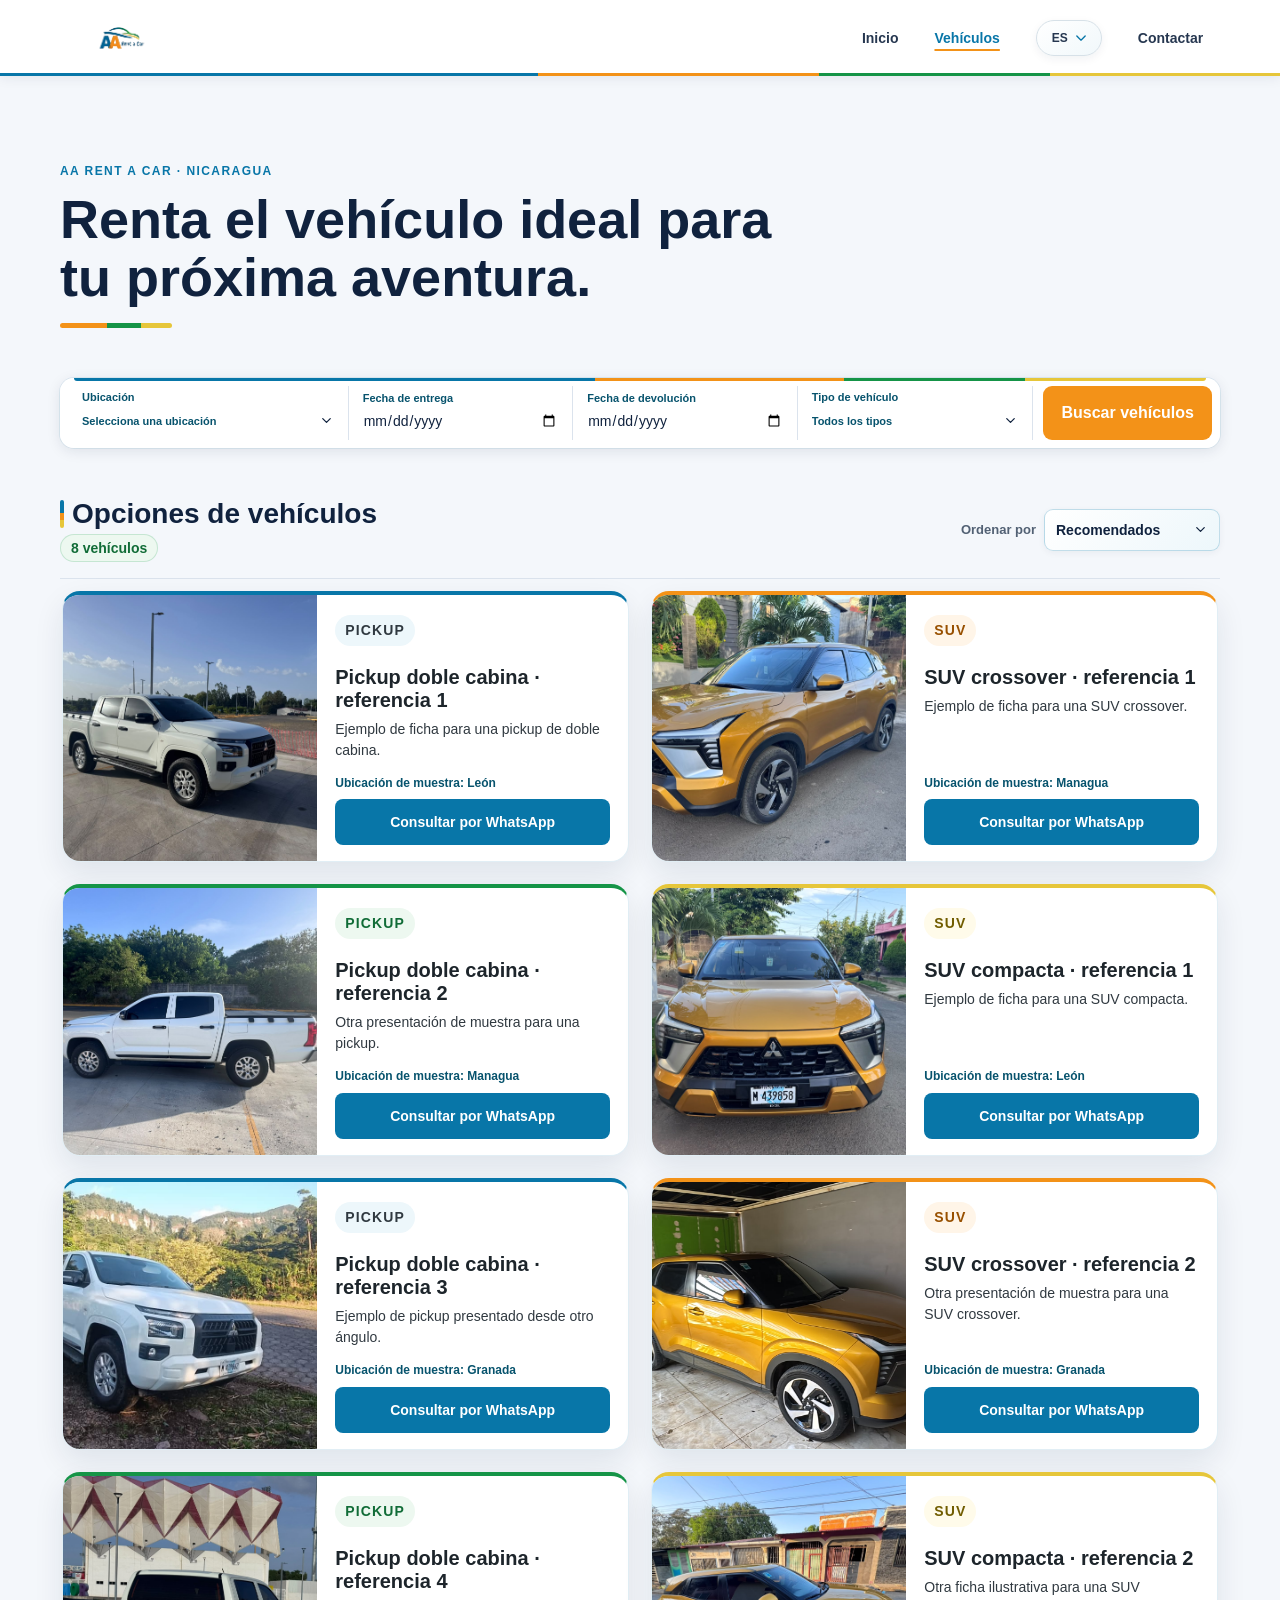
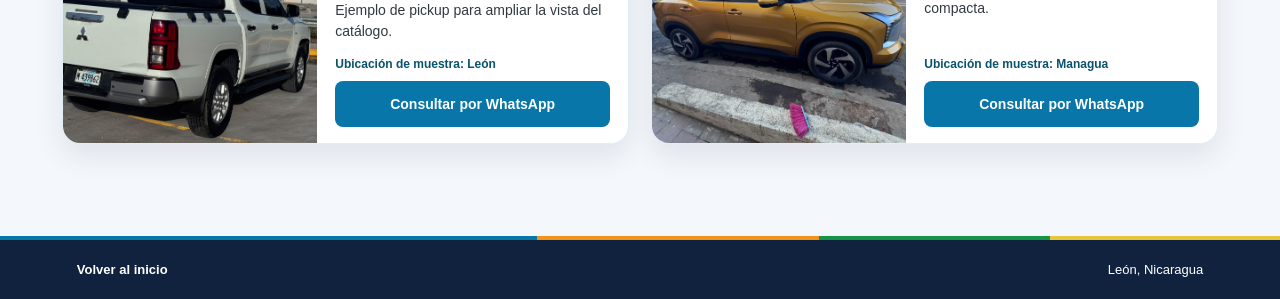
<file: interfaces/vehiculos.html>
<!DOCTYPE html>
<html lang="es">
<head>
  <meta charset="UTF-8">
  <meta name="viewport" content="width=device-width, initial-scale=1.0">
  <meta name="theme-color" content="#f4f7fb">
  <meta name="description" content="Explora la flota de AA Rent a Car y consulta disponibilidad por WhatsApp." data-i18n-content="vehicles_meta">
  <link rel="stylesheet" href="vehiculos.css">
  <script src="../i18n.js" defer></script>
  <script src="vehiculos.js" defer></script>
  <title data-i18n="vehicles_document_title">Vehículos | AA RENT A CAR</title>
</head>
<body>
  <header class="encabezado">
    <a class="marca" href="../index.html" aria-label="AA Rent a Car, inicio">
      <img src="../assets/WhatsApp_Image_2026-10-07_at_2.36.18_PM-removebg-preview.png" alt="AA Rent a Car">
    </a>
    <nav aria-label="Navegación principal" data-i18n-aria-label="nav_label">
      <a href="../index.html" data-i18n="nav_home">Inicio</a>
      <a href="vehiculos.html" aria-current="page" data-i18n="nav_vehicles">Vehículos</a>
      <div class="selector-idioma-contenedor">
        <span class="solo-lectores" id="etiqueta-idioma" data-i18n="language_label">Idioma</span>
        <select class="selector-idioma" aria-hidden="true" tabindex="-1" hidden>
          <option value="es">ES</option>
          <option value="en">EN</option>
          <option value="fr">FR</option>
        </select>
      </div>
      <a href="https://wa.me/50585338738" target="_blank" rel="noopener noreferrer" data-i18n="contact">Contáctanos</a>
    </nav>
  </header>

  <main class="contenido">
    <section class="presentacion" aria-labelledby="titulo-principal">
      <p class="etiqueta">AA RENT A CAR · <span data-i18n="nicaragua">NICARAGUA</span></p>
      <h1 id="titulo-principal" data-i18n="vehicles_heading">Renta el vehículo ideal para tu próxima aventura.</h1>
    </section>

    <section class="buscador-flota" aria-label="Filtros para buscar vehículos" data-i18n-aria-label="vehicle_filters">
      <form id="filtros-vehiculos">
        <fieldset class="filtros-grupo">
          <legend class="solo-lectores" data-i18n="search_filters">Filtros de búsqueda</legend>
          <div class="campo-filtro campo-filtro-ubicacion">
            <span id="ubicacion-etiqueta" data-i18n="location">Ubicación</span>
            <select id="ubicacion" name="ubicacion">
              <option value="" data-i18n="select_location">Selecciona una ubicación</option>
              <option value="León" data-i18n="leon">León</option>
              <option value="Managua" data-i18n="managua">Managua</option>
              <option value="Granada" data-i18n="granada">Granada</option>
            </select>
          </div>
          <label class="campo-filtro">
            <span data-i18n="pickup_date">Fecha de entrega</span>
            <input id="fecha-entrega" name="entrega" type="date">
          </label>
          <label class="campo-filtro">
            <span data-i18n="return_date">Fecha de devolución</span>
            <input id="fecha-devolucion" name="devolucion" type="date">
          </label>
          <div class="campo-filtro campo-filtro-tipo">
            <span id="tipo-vehiculo-etiqueta" data-i18n="vehicle_type">Tipo de vehículo</span>
            <select id="tipo-vehiculo" name="tipo">
              <option value="" data-i18n="all_types">Todos los tipos</option>
              <option value="pickup" data-i18n="pickup">Pickup</option>
              <option value="suv">SUV</option>
            </select>
          </div>
          <button class="boton-buscar" type="submit" data-i18n="search_vehicles">Buscar vehículos</button>
        </fieldset>
      </form>
    </section>

    <section class="catalogo" aria-labelledby="titulo-catalogo">
      <div class="catalogo-encabezado">
        <div>
          <h2 id="titulo-catalogo" data-i18n="catalog_options">Opciones de referencia</h2>
          <p id="cantidad-resultados" class="cantidad-resultados" aria-live="polite"></p>
        </div>
        <div class="orden-resultados">
          <span id="orden-etiqueta" data-i18n="sort_by">Ordenar por</span>
          <select id="orden-vehiculos" aria-labelledby="orden-etiqueta">
            <option value="recommended" data-i18n="recommended">Recomendados</option>
            <option value="type" data-i18n="vehicle_type">Tipo de vehículo</option>
          </select>
        </div>
      </div>
      <div id="lista-vehiculos" class="lista-vehiculos" aria-live="polite"></div>
      <p id="sin-resultados" class="sin-resultados" hidden data-i18n="no_results">No encontramos vehículos con esa búsqueda.</p>
    </section>
  </main>

  <footer class="pie">
    <a href="../index.html" data-i18n="back_home">Volver al inicio</a>
    <span data-i18n="leon_nicaragua">AA Rent a Car · León, Nicaragua</span>
  </footer>
</body>
</html>
</file>
<file: interfaces/vehiculos.css>
:root {
  --marca-azul: #0876a8;
  --marca-azul-oscuro: #07536d;
  --marca-naranja: #f39218;
  --marca-verde: #159447;
  --marca-amarillo: #e6c63a;
  --tinte-azul: #edf7fb;
  --tinte-naranja: #fff5e8;
  --tinte-verde: #edf8f0;
  --tinte-amarillo: #fffbea;
  color-scheme: light;
  font-family: Arial, sans-serif;
  color: #10223e;
  background: #f4f7fb;
}

* {
  box-sizing: border-box;
}

body {
  min-width: 0;
  margin: 0;
}

a {
  color: inherit;
}

.encabezado {
  position: sticky;
  z-index: 10;
  top: 0;
  display: flex;
  min-height: 76px;
  align-items: center;
  justify-content: space-between;
  gap: 24px;
  padding: 8px clamp(20px, 6vw, 80px);
  background: #fff;
  box-shadow: 0 2px 12px rgb(16 34 62 / 8%);
}

.encabezado::after {
  position: absolute;
  right: 0;
  bottom: 0;
  left: 0;
  height: 3px;
  background: linear-gradient(
    90deg,
    var(--marca-azul) 0 42%,
    var(--marca-naranja) 42% 64%,
    var(--marca-verde) 64% 82%,
    var(--marca-amarillo) 82%
  );
  content: "";
}

.marca {
  display: inline-flex;
  align-items: center;
}

.marca img {
  display: block;
  width: 92px;
  height: 60px;
  object-fit: contain;
}

.encabezado nav {
  display: flex;
  align-items: center;
  gap: clamp(16px, 3vw, 36px);
}

.selector-idioma-contenedor {
  position: relative;
  display: inline-flex;
  align-items: center;
}

.selector-idioma[hidden] {
  display: none;
}

.selector-idioma-boton {
  display: inline-flex;
  width: 66px;
  min-height: 36px;
  align-items: center;
  justify-content: center;
  gap: 8px;
  padding: 0 10px;
  border: 1px solid #d7e1e8;
  border-radius: 999px;
  background: linear-gradient(145deg, #fff, #f1f8fb);
  box-shadow: 0 3px 10px rgb(16 34 62 / 6%);
  color: #263750;
  cursor: pointer;
  font-family: inherit;
  font-size: 12px;
  font-weight: 800;
  transition: background 160ms ease, border-color 160ms ease, box-shadow 160ms ease, transform 160ms ease;
}

.selector-idioma-boton svg {
  width: 10px;
  height: 7px;
  fill: none;
  stroke: var(--marca-azul);
  stroke-linecap: round;
  stroke-linejoin: round;
  stroke-width: 1.6;
  transition: transform 160ms ease;
}

.selector-idioma-boton:hover,
.selector-idioma-boton:focus-visible,
.selector-idioma-contenedor.is-abierto .selector-idioma-boton {
  border-color: #a8ccdc;
  background: #eaf5fa;
  box-shadow: 0 5px 14px rgb(8 118 168 / 13%);
}

.selector-idioma-boton:hover {
  transform: translateY(-1px);
}

.selector-idioma-contenedor.is-abierto .selector-idioma-boton svg {
  transform: rotate(180deg);
}

.selector-idioma-boton:focus-visible {
  outline: 3px solid rgb(8 118 168 / 20%);
  outline-offset: 2px;
}

.selector-idioma-menu {
  position: absolute;
  z-index: 30;
  top: calc(100% + 9px);
  right: 0;
  width: 190px;
  padding: 7px;
  border: 1px solid #e1ebf0;
  border-radius: 16px;
  background: #fff;
  box-shadow: 0 14px 35px rgb(16 34 62 / 18%);
  transform-origin: top right;
  animation: abrir-menu-idioma 160ms ease-out both;
}

.selector-idioma-menu[hidden] {
  display: none;
}

.selector-idioma-opcion {
  display: grid;
  width: 100%;
  min-height: 44px;
  grid-template-columns: 36px minmax(0, 1fr) 16px;
  align-items: center;
  gap: 10px;
  padding: 5px 9px;
  border: 0;
  border-radius: 11px;
  background: transparent;
  color: #293b4d;
  cursor: pointer;
  font: inherit;
  text-align: left;
  transition: background 140ms ease, color 140ms ease;
}

.selector-idioma-opcion:hover,
.selector-idioma-opcion:focus-visible,
.selector-idioma-opcion.is-seleccionado {
  background: #edf7fb;
  color: var(--marca-azul-oscuro);
}

.selector-idioma-opcion:focus-visible {
  outline: 2px solid var(--marca-azul);
  outline-offset: -2px;
}

.selector-idioma-opcion-codigo {
  display: grid;
  width: 34px;
  height: 28px;
  place-items: center;
  border-radius: 9px;
  background: #f2f6f8;
  color: #587082;
  font-size: 10px;
  font-weight: 800;
  letter-spacing: 0.04em;
}

.selector-idioma-opcion.is-seleccionado .selector-idioma-opcion-codigo {
  background: #d8edf6;
  color: var(--marca-azul-oscuro);
}

.selector-idioma-opcion-nombre {
  font-size: 13px;
  font-weight: 700;
}

.selector-idioma-opcion svg {
  width: 15px;
  height: 15px;
  fill: none;
  stroke: var(--marca-verde);
  stroke-linecap: round;
  stroke-linejoin: round;
  stroke-width: 2;
  opacity: 0;
}

.selector-idioma-opcion.is-seleccionado svg {
  opacity: 1;
}

@keyframes abrir-menu-idioma {
  from {
    opacity: 0;
    transform: translateY(-5px) scale(0.97);
  }

  to {
    opacity: 1;
    transform: translateY(0) scale(1);
  }
}

.encabezado nav a {
  color: #263750;
  font-size: 14px;
  font-weight: 700;
  text-decoration: none;
}

.encabezado nav a:hover,
.encabezado nav a:focus-visible,
.encabezado nav a[aria-current="page"] {
  color: var(--marca-azul);
}

.encabezado nav a[aria-current="page"] {
  text-decoration: underline;
  text-decoration-color: var(--marca-naranja);
  text-decoration-thickness: 2px;
  text-underline-offset: 6px;
}

.contenido {
  width: min(1160px, calc(100% - 40px));
  margin: 0 auto;
}

.presentacion {
  padding: clamp(44px, 8vw, 88px) 0 38px;
}

.etiqueta {
  margin: 0 0 12px;
  color: var(--marca-azul);
  font-size: 12px;
  font-weight: 800;
  letter-spacing: 0.12em;
}

h1,
h2,
p {
  margin-top: 0;
}

.presentacion h1 {
  max-width: 720px;
  margin-bottom: 12px;
  font-size: clamp(32px, 5.5vw, 54px);
  line-height: 1.08;
}

.presentacion h1.animacion-entrada {
  animation: aparecer-titulo 650ms cubic-bezier(0.2, 0.7, 0.2, 1) both;
}

.presentacion h1::after {
  display: block;
  width: clamp(74px, 10vw, 112px);
  height: 5px;
  margin-top: 16px;
  border-radius: 999px;
  background: linear-gradient(90deg, var(--marca-naranja) 0 42%, var(--marca-verde) 42% 72%, var(--marca-amarillo) 72%);
  content: "";
}

@keyframes aparecer-titulo {
  from {
    opacity: 0;
    transform: translateY(18px);
  }

  to {
    opacity: 1;
    transform: translateY(0);
  }
}

.buscador-flota {
  margin-bottom: 34px;
}

.filtros-grupo {
  position: relative;
  overflow: visible;
  display: grid;
  grid-template-columns: minmax(185px, 1.25fr) repeat(2, minmax(145px, 1fr)) minmax(150px, 1.05fr) auto;
  align-items: center;
  margin: 0;
  padding: 8px;
  border: 0;
  border-radius: 14px;
  background: #fff;
  box-shadow: 0 3px 14px rgb(16 34 62 / 10%), 0 0 0 1px rgb(8 118 168 / 9%);
}

.filtros-grupo::before {
  position: absolute;
  top: 0;
  right: 14px;
  left: 14px;
  height: 3px;
  border-radius: 0 0 4px 4px;
  background: linear-gradient(
    90deg,
    var(--marca-azul) 0 46%,
    var(--marca-naranja) 46% 68%,
    var(--marca-verde) 68% 84%,
    var(--marca-amarillo) 84%
  );
  content: "";
}

.campo-filtro {
  display: grid;
  min-width: 0;
  min-height: 54px;
  align-content: center;
  gap: 4px;
  padding: 5px 14px;
  border-right: 1px solid #dbe3ed;
  transition: background-color 160ms ease;
}

.campo-filtro:hover,
.campo-filtro:focus-within {
  background-color: var(--tinte-azul);
}

.campo-filtro span {
  color: var(--marca-azul-oscuro);
  font-size: 11px;
  font-weight: 600;
}

.campo-filtro input {
  width: 100%;
  min-width: 0;
  min-height: 25px;
  padding: 0;
  border: 0;
  outline: 0;
  background: transparent;
  color: #10223e;
  font: inherit;
  font-size: 14px;
}

.campo-filtro input:focus-visible {
  outline: 2px solid rgb(8 118 168 / 50%);
  outline-offset: 1px;
  border-radius: 3px;
}

.selector-filtro {
  position: relative;
  min-width: 0;
}

.selector-nativo {
  position: absolute;
  overflow: hidden;
  width: 1px;
  height: 1px;
  padding: 0;
  border: 0;
  clip: rect(0, 0, 0, 0);
  clip-path: inset(50%);
  white-space: nowrap;
}

.selector-trigger {
  display: flex;
  width: 100%;
  min-height: 28px;
  align-items: center;
  justify-content: space-between;
  gap: 10px;
  padding: 2px 0;
  border: 0;
  border-radius: 5px;
  background: transparent;
  color: #10223e;
  cursor: pointer;
  font: inherit;
  font-size: 14px;
  text-align: left;
  transition: color 160ms ease;
}

.selector-trigger:hover,
.selector-trigger[aria-expanded="true"] {
  color: var(--marca-azul);
}

.selector-trigger:focus-visible,
.selector-opcion:focus-visible {
  outline: 3px solid rgb(8 118 168 / 25%);
  outline-offset: 3px;
}

.selector-valor {
  overflow: hidden;
  text-overflow: ellipsis;
  white-space: nowrap;
}

.selector-chevron {
  width: 15px;
  height: 15px;
  flex: 0 0 auto;
  fill: none;
  stroke: currentColor;
  stroke-linecap: round;
  stroke-linejoin: round;
  stroke-width: 2;
  transition: transform 180ms ease;
}

.selector-filtro.is-abierto .selector-chevron {
  transform: rotate(180deg);
}

.selector-menu {
  position: absolute;
  z-index: 20;
  top: calc(100% + 10px);
  left: -8px;
  width: min(max(100%, 230px), calc(100vw - 32px));
  max-height: min(280px, 55vh);
  overflow-y: auto;
  padding: 7px;
  border: 1px solid #e2e8f0;
  border-radius: 13px;
  background: #fff;
  box-shadow: 0 16px 38px rgb(16 34 62 / 18%);
  opacity: 0;
  visibility: hidden;
  pointer-events: none;
  transform: translateY(-8px) scale(0.98);
  transform-origin: top center;
  transition:
    opacity 170ms ease,
    transform 170ms ease,
    visibility 170ms;
}

.campo-filtro-tipo .selector-menu {
  right: 0;
  left: auto;
}

.selector-filtro.is-abierto .selector-menu {
  opacity: 1;
  visibility: visible;
  pointer-events: auto;
  transform: translateY(0) scale(1);
  transition-delay: 0s;
}

.selector-opcion {
  display: flex;
  width: 100%;
  min-height: 42px;
  align-items: center;
  justify-content: space-between;
  gap: 12px;
  padding: 9px 11px;
  border: 0;
  border-radius: 8px;
  background: transparent;
  color: #263750;
  cursor: pointer;
  font: inherit;
  font-size: 14px;
  text-align: left;
  transition: background 140ms ease, color 140ms ease;
}

.selector-opcion:hover,
.selector-opcion[aria-selected="true"],
.selector-opcion[data-active="true"] {
  background: var(--tinte-azul);
  color: var(--marca-azul-oscuro);
}

.selector-opcion[aria-selected="true"] {
  font-weight: 700;
}

.selector-check {
  width: 17px;
  height: 17px;
  flex: 0 0 auto;
  color: var(--marca-verde);
  opacity: 0;
}

.selector-opcion[aria-selected="true"] .selector-check {
  opacity: 1;
}

.boton-buscar {
  min-width: 112px;
  min-height: 54px;
  margin-left: 10px;
  padding: 10px 18px;
  border: 0;
  border-radius: 9px;
  background: var(--marca-naranja);
  color: #fff;
  cursor: pointer;
  font: inherit;
  font-weight: 700;
  transition: background 160ms ease, transform 160ms ease;
}

.boton-buscar:hover,
.boton-buscar:focus-visible {
  background: #d77800;
  box-shadow: 0 5px 13px rgb(243 146 24 / 28%);
  transform: translateY(-2px);
}

.boton-buscar:active {
  transform: translateY(1px);
}

.catalogo {
  padding-bottom: 72px;
}

.catalogo-encabezado {
  display: flex;
  align-items: center;
  justify-content: space-between;
  gap: 20px;
  padding: 16px 0;
  border-bottom: 1px solid #dbe3ed;
}

.catalogo-encabezado h2 {
  margin-bottom: 4px;
  font-size: clamp(22px, 3.5vw, 28px);
}

.cantidad-resultados {
  display: table;
  padding: 5px 10px;
  border: 1px solid rgb(21 148 71 / 18%);
  border-radius: 999px;
  background: var(--tinte-verde);
  color: #116c37;
  font-weight: 700;
}

.catalogo-encabezado h2 {
  position: relative;
  display: block;
  padding-left: 12px;
}

.catalogo-encabezado h2::before {
  position: absolute;
  top: 2px;
  bottom: 2px;
  left: 0;
  width: 4px;
  border-radius: 999px;
  background: linear-gradient(var(--marca-azul) 0 48%, var(--marca-naranja) 48% 72%, var(--marca-amarillo) 72%);
  content: "";
}

.cantidad-resultados {
  margin-bottom: 0;
  font-size: 14px;
}

.orden-resultados {
  display: flex;
  align-items: center;
  gap: 8px;
  color: #526174;
  font-size: 13px;
  font-weight: 600;
}

.orden-resultados .selector-filtro {
  width: 176px;
  flex: 0 1 176px;
}

.orden-resultados .selector-trigger {
  min-height: 42px;
  padding: 0 11px;
  border: 1px solid rgb(8 118 168 / 24%);
  border-radius: 9px;
  background: linear-gradient(135deg, #fff, var(--tinte-azul));
  box-shadow: 0 2px 7px rgb(16 34 62 / 5%);
  font-weight: 700;
  transition:
    color 160ms ease,
    border-color 160ms ease,
    background-color 160ms ease,
    box-shadow 160ms ease,
    transform 160ms ease;
}

.orden-resultados .selector-trigger:hover,
.orden-resultados .selector-trigger[aria-expanded="true"] {
  border-color: var(--marca-azul);
  background: #fff;
  box-shadow: 0 5px 14px rgb(8 118 168 / 13%);
  transform: translateY(-1px);
}

.orden-resultados .selector-menu {
  right: 0;
  left: auto;
  width: max(100%, 205px);
}

.orden-resultados .selector-opcion[aria-selected="true"] {
  background: var(--tinte-verde);
  color: #116c37;
}

.lista-vehiculos {
  display: grid;
  grid-template-columns: repeat(2, minmax(0, 1fr));
  gap: 22px;
  padding: 12px 2px 20px;
}

.tarjeta-vehiculo {
  position: relative;
  display: grid;
  min-width: 0;
  min-height: 260px;
  grid-template-columns: minmax(150px, 0.9fr) minmax(0, 1.1fr);
  grid-template-rows: 1fr auto;
  overflow: hidden;
  border: 1px solid rgb(8 118 168 / 12%);
  border-top: 4px solid var(--marca-azul);
  border-radius: 18px;
  background: #fff;
  box-shadow: 0 12px 30px rgb(16 34 62 / 9%);
  transition: transform 180ms ease, box-shadow 180ms ease;
}

.tarjeta-vehiculo:nth-child(4n + 2) {
  border-top-color: var(--marca-naranja);
}

.tarjeta-vehiculo:nth-child(4n + 3) {
  border-top-color: var(--marca-verde);
}

.tarjeta-vehiculo:nth-child(4n + 4) {
  border-top-color: var(--marca-amarillo);
}

.tarjeta-vehiculo:hover {
  transform: translateY(-4px);
  box-shadow: 0 18px 36px rgb(16 34 62 / 14%);
}

.imagen-vehiculo {
  display: block;
  width: 100%;
  height: 100%;
  min-height: 260px;
  grid-column: 1;
  grid-row: 1 / 3;
  background: linear-gradient(135deg, var(--tinte-azul), #f7fafc 54%, var(--tinte-amarillo));
  object-fit: cover;
}

.detalles-vehiculo {
  min-width: 0;
  grid-column: 2;
  grid-row: 1;
  padding: 20px 18px 4px;
}

.etiqueta-vehiculo {
  display: inline-block;
  margin: 0 0 7px;
  padding: 5px 10px;
  border-radius: 999px;
  background: var(--tinte-azul);
  color: var(--marca-azul-oscuro);
  font-size: 13px;
  font-weight: 800;
  letter-spacing: 0.08em;
  text-transform: uppercase;
}

.tarjeta-vehiculo:nth-child(4n + 2) .etiqueta-vehiculo {
  background: var(--tinte-naranja);
  color: #985000;
}

.tarjeta-vehiculo:nth-child(4n + 3) .etiqueta-vehiculo {
  background: var(--tinte-verde);
  color: #116c37;
}

.tarjeta-vehiculo:nth-child(4n + 4) .etiqueta-vehiculo {
  background: var(--tinte-amarillo);
  color: #715d00;
}

.detalles-vehiculo h3 {
  margin-bottom: 7px;
  color: #1d252b;
  font-size: 20px;
}

.detalles-vehiculo p {
  margin-bottom: 0;
  color: #303940;
  font-size: 14px;
  line-height: 1.5;
}

.oferta-vehiculo {
  min-width: 0;
  display: flex;
  grid-column: 2;
  grid-row: 2;
  margin-top: 0;
  flex-direction: column;
  align-items: stretch;
  justify-content: flex-end;
  gap: 8px;
  padding: 10px 18px 16px;
}

.oferta-vehiculo span {
  color: var(--marca-azul-oscuro);
  font-size: 12px;
  font-weight: 700;
  line-height: 1.4;
}

.boton-consulta {
  display: inline-flex;
  min-height: 46px;
  align-items: center;
  justify-content: center;
  padding: 8px 12px;
  border-radius: 8px;
  background: var(--marca-azul);
  color: #fff;
  font-size: 14px;
  font-weight: 700;
  text-decoration: none;
  transition: background 160ms ease;
}

.boton-consulta:hover,
.boton-consulta:focus-visible {
  background: var(--marca-azul-oscuro);
  box-shadow: 0 5px 13px rgb(8 118 168 / 22%);
}

.sin-resultados {
  padding: 36px 16px;
  border: 1px dashed rgb(243 146 24 / 55%);
  border-radius: 12px;
  background: var(--tinte-amarillo);
  color: #715d00;
  text-align: center;
}

.pie {
  border-top: 4px solid transparent;
  border-image: linear-gradient(
    90deg,
    var(--marca-azul) 0 42%,
    var(--marca-naranja) 42% 64%,
    var(--marca-verde) 64% 82%,
    var(--marca-amarillo) 82%
  ) 1;
  display: flex;
  justify-content: space-between;
  gap: 16px;
  padding: 22px clamp(20px, 6vw, 80px);
  background: #10223e;
  color: #fff;
  font-size: 13px;
}

.pie a {
  font-weight: 700;
  text-decoration: none;
}

.pie a:hover,
.pie a:focus-visible {
  color: var(--marca-amarillo);
}

.solo-lectores {
  position: absolute;
  overflow: hidden;
  width: 1px;
  height: 1px;
  clip: rect(0, 0, 0, 0);
  white-space: nowrap;
  clip-path: inset(50%);
}

@media (prefers-reduced-motion: reduce) {
  .selector-trigger,
  .selector-chevron,
  .selector-menu,
  .selector-opcion,
  .selector-idioma-boton,
  .selector-idioma-opcion {
    transition-duration: 0.01ms;
  }

  .selector-idioma-menu {
    animation: none;
  }
}

@media (max-width: 960px) {
  .filtros-grupo {
    grid-template-columns: repeat(2, minmax(0, 1fr));
    gap: 0;
  }

  .campo-filtro {
    min-height: 58px;
    border-right: 0;
    border-bottom: 1px solid #dbe3ed;
  }

  .campo-filtro:nth-child(2),
  .campo-filtro:nth-child(4) {
    border-right: 1px solid #dbe3ed;
  }

  .boton-buscar {
    min-height: 54px;
    grid-column: 1 / -1;
    margin: 8px 0 0;
  }

  .lista-vehiculos {
    gap: 16px;
  }
}

@media (max-width: 760px) {
  .lista-vehiculos {
    grid-template-columns: 1fr;
  }
}

@media (max-width: 520px) {
  .encabezado {
    min-height: 66px;
    gap: 8px;
    padding-inline: 10px;
  }

  .marca img {
    width: 72px;
    height: 48px;
  }

  .encabezado nav {
    min-width: 0;
    flex: 1;
    justify-content: flex-end;
    gap: clamp(12px, 3vw, 16px);
  }

  .encabezado nav a {
    font-size: 10px;
    white-space: nowrap;
  }

  .selector-idioma-boton {
    width: 48px;
    min-height: 34px;
    gap: 4px;
    padding-inline: 5px;
    font-size: 10px;
  }

  .selector-idioma-boton svg {
    width: 8px;
  }

  .contenido {
    width: calc(100% - 32px);
  }

  .catalogo-encabezado {
    align-items: flex-start;
    flex-direction: column;
    gap: 12px;
  }

  .orden-resultados {
    width: 100%;
    justify-content: space-between;
  }

  .orden-resultados .selector-filtro {
    width: min(210px, 58%);
    flex-basis: min(210px, 58%);
  }

  .boton-buscar {
    grid-column: 1 / -1;
  }

  .lista-vehiculos {
    grid-template-columns: 1fr;
  }

  .tarjeta-vehiculo {
    grid-template-columns: 1fr;
    grid-template-rows: auto auto auto;
  }

  .imagen-vehiculo {
    grid-column: 1;
    grid-row: 1;
    height: 205px;
    min-height: 205px;
  }

  .detalles-vehiculo {
    grid-column: 1;
    grid-row: 2;
    padding: 20px 16px 8px;
  }

  .detalles-vehiculo h3 {
    font-size: 22px;
  }

  .oferta-vehiculo {
    grid-column: 1;
    grid-row: 3;
    padding: 10px 16px 16px;
  }

  .pie {
    flex-direction: column;
    padding-inline: 16px;
  }
}

@media (prefers-reduced-motion: reduce) {
  .presentacion h1.animacion-entrada {
    animation: none;
  }

  *,
  *::before,
  *::after {
    scroll-behavior: auto !important;
    transition-duration: 0.01ms !important;
  }
}
</file>
